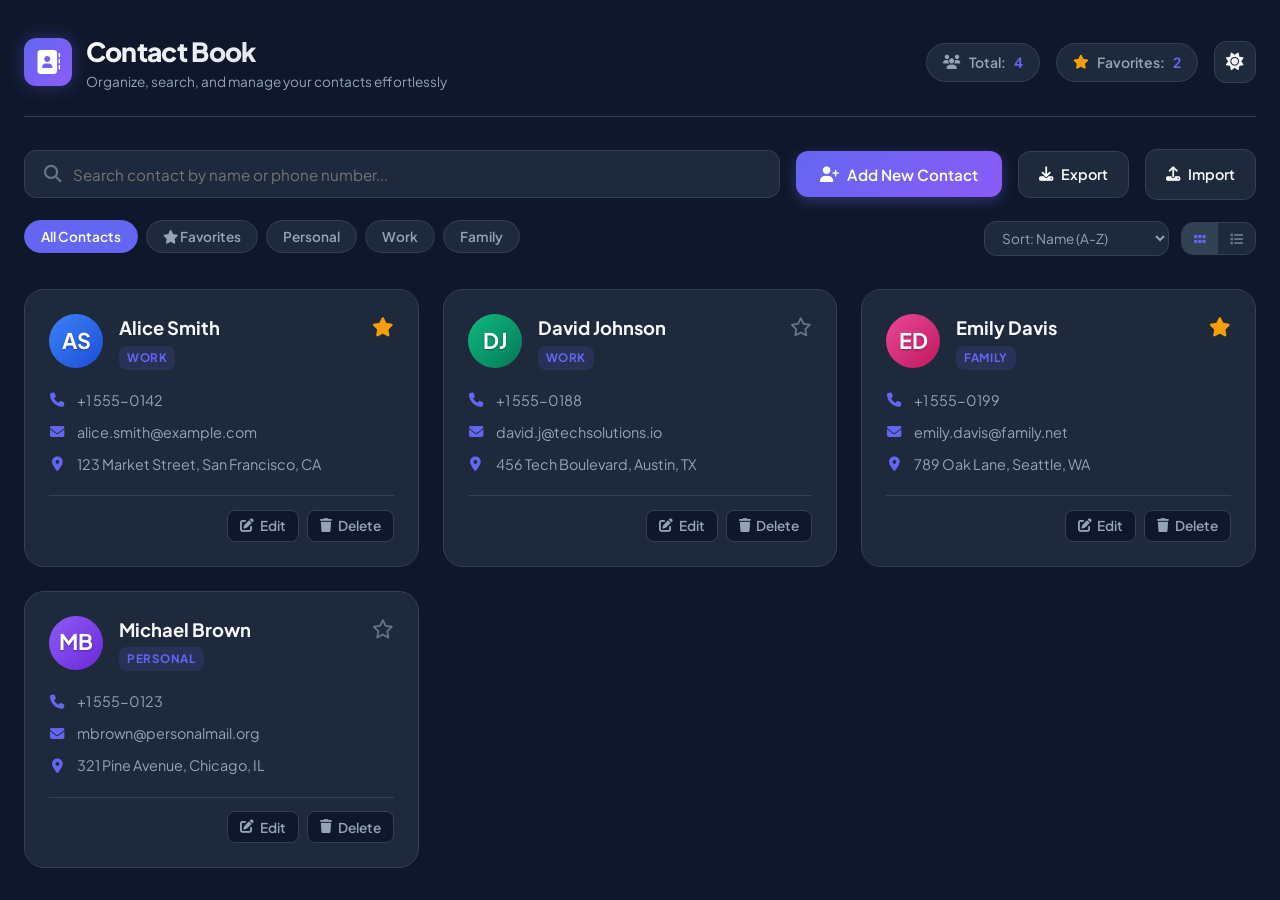
<file: index.html>
<!DOCTYPE html>
<html lang="en" data-theme="dark">
<head>
  <meta charset="UTF-8">
  <meta name="viewport" content="width=device-width, initial-scale=1.0">
  <title>Contact Book - Modern Contact Management</title>
  <meta name="description" content="Manage your personal and professional contacts easily with interactive search, update, delete, and persistent storage features.">
  <link rel="stylesheet" href="styles.css">
  <!-- FontAwesome Icons for clean UI elements -->
  <link rel="stylesheet" href="https://cdnjs.cloudflare.com/ajax/libs/font-awesome/6.4.0/css/all.min.css">
</head>
<body>

  <div class="app-container">
    <!-- Header Section -->
    <header class="app-header">
      <div class="brand">
        <div class="brand-icon">
          <i class="fa-solid fa-address-book"></i>
        </div>
        <div class="brand-title">
          <h1>Contact Book</h1>
          <p>Organize, search, and manage your contacts effortlessly</p>
        </div>
      </div>

      <div class="header-actions">
        <div class="stats-badge">
          <i class="fa-solid fa-users"></i>
          Total: <span id="totalCount" class="count">0</span>
        </div>
        <div class="stats-badge">
          <i class="fa-solid fa-star" style="color: var(--warning);"></i>
          Favorites: <span id="favCount" class="count">0</span>
        </div>
        <button id="themeToggleBtn" class="btn-icon" title="Toggle Light/Dark Theme" aria-label="Toggle Theme">
          <i class="fa-solid fa-sun" id="themeIcon"></i>
        </button>
      </div>
    </header>

    <!-- Main Control Bar -->
    <section class="control-bar">
      <div class="search-section">
        <div class="search-wrapper">
          <i class="fa-solid fa-magnifying-glass search-icon"></i>
          <input type="text" id="searchInput" class="search-input" placeholder="Search contact by name or phone number..." autocomplete="off">
          <button id="clearSearchBtn" class="clear-search-btn" title="Clear Search">
            <i class="fa-solid fa-xmark"></i>
          </button>
        </div>
        
        <button id="openAddModalBtn" class="btn-primary">
          <i class="fa-solid fa-user-plus"></i> Add New Contact
        </button>

        <button id="exportBtn" class="btn-secondary" title="Export contacts to JSON">
          <i class="fa-solid fa-download"></i> Export
        </button>

        <label for="importFileInput" class="btn-secondary" style="cursor: pointer;" title="Import contacts from JSON">
          <i class="fa-solid fa-upload"></i> Import
          <input type="file" id="importFileInput" accept=".json" style="display: none;">
        </label>
      </div>

      <!-- Filters, Sort, and View Switching -->
      <div class="filter-bar">
        <div class="category-pills">
          <button class="pill-btn active" data-category="all">All Contacts</button>
          <button class="pill-btn" data-category="favorites"><i class="fa-solid fa-star"></i> Favorites</button>
          <button class="pill-btn" data-category="Personal">Personal</button>
          <button class="pill-btn" data-category="Work">Work</button>
          <button class="pill-btn" data-category="Family">Family</button>
        </div>

        <div class="view-options">
          <select id="sortSelect" class="sort-select" title="Sort contacts">
            <option value="name-asc">Sort: Name (A-Z)</option>
            <option value="name-desc">Sort: Name (Z-A)</option>
            <option value="newest">Sort: Recently Added</option>
          </select>

          <div class="view-toggle-group">
            <button id="gridViewBtn" class="view-toggle-btn active" title="Grid View">
              <i class="fa-solid fa-grip"></i>
            </button>
            <button id="listViewBtn" class="view-toggle-btn" title="List View">
              <i class="fa-solid fa-list"></i>
            </button>
          </div>
        </div>
      </div>
    </section>

    <!-- Contacts List / Grid View Container -->
    <main>
      <div id="contactsContainer" class="contacts-grid">
        <!-- Contact cards will be dynamically injected here -->
      </div>
    </main>
  </div>

  <!-- Add / Edit Contact Modal -->
  <div id="contactModal" class="modal-overlay" role="dialog" aria-modal="true">
    <div class="modal-container">
      <div class="modal-header">
        <h2 id="modalTitle" class="modal-title">Add Contact</h2>
        <button id="closeModalBtn" class="btn-close-modal" aria-label="Close modal">
          <i class="fa-solid fa-xmark"></i>
        </button>
      </div>

      <form id="contactForm">
        <div class="modal-body">
          <input type="hidden" id="contactId">
          <div class="form-grid">
            <div class="form-group">
              <label for="contactName" class="form-label">Full Name <span class="required">*</span></label>
              <input type="text" id="contactName" class="input-control" placeholder="e.g. Sarah Jenkins" required>
            </div>

            <div class="form-row">
              <div class="form-group">
                <label for="contactPhone" class="form-label">Phone Number <span class="required">*</span></label>
                <input type="tel" id="contactPhone" class="input-control" placeholder="e.g. +1 555-0199" required>
              </div>

              <div class="form-group">
                <label for="contactCategory" class="form-label">Category</label>
                <select id="contactCategory" class="input-control">
                  <option value="Personal">Personal</option>
                  <option value="Work">Work</option>
                  <option value="Family">Family</option>
                  <option value="Other">Other</option>
                </select>
              </div>
            </div>

            <div class="form-group">
              <label for="contactEmail" class="form-label">Email Address</label>
              <input type="email" id="contactEmail" class="input-control" placeholder="e.g. sarah.j@example.com">
            </div>

            <div class="form-group">
              <label for="contactAddress" class="form-label">Physical Address</label>
              <textarea id="contactAddress" class="input-control" placeholder="e.g. 742 Evergreen Terrace, Springfield"></textarea>
            </div>
          </div>
        </div>

        <div class="modal-footer">
          <button type="button" id="cancelModalBtn" class="btn-secondary">Cancel</button>
          <button type="submit" id="saveContactBtn" class="btn-primary">
            <i class="fa-solid fa-floppy-disk"></i> Save Contact
          </button>
        </div>
      </form>
    </div>
  </div>

  <!-- Delete Confirmation Modal -->
  <div id="deleteModal" class="modal-overlay" role="dialog" aria-modal="true">
    <div class="modal-container" style="max-width: 420px;">
      <div class="modal-header">
        <h2 class="modal-title">Delete Contact</h2>
        <button id="closeDeleteModalBtn" class="btn-close-modal" aria-label="Close modal">
          <i class="fa-solid fa-xmark"></i>
        </button>
      </div>
      
      <div class="modal-body">
        <div class="delete-dialog-content">
          <div class="delete-icon">
            <i class="fa-solid fa-trash-can"></i>
          </div>
          <p id="deleteConfirmText">Are you sure you want to delete this contact? This action cannot be undone.</p>
        </div>
      </div>

      <div class="modal-footer">
        <button type="button" id="cancelDeleteBtn" class="btn-secondary">Cancel</button>
        <button type="button" id="confirmDeleteBtn" class="btn-danger">
          <i class="fa-solid fa-trash"></i> Delete
        </button>
      </div>
    </div>
  </div>

  <!-- Toast Notification Container -->
  <div id="toastContainer" class="toast-container"></div>

  <!-- Application Logic -->
  <script src="app.js"></script>
</body>
</html>
</file>
<file: styles.css>
/* Modern Contact Book Design System */
@import url('https://fonts.googleapis.com/css2?family=Plus+Jakarta+Sans:wght@400;500;600;700;800&display=swap');

:root {
  --font-family: 'Plus Jakarta Sans', -apple-system, BlinkMacSystemFont, sans-serif;
  
  /* Color Palette - Dark Mode Default */
  --bg-primary: #0f172a;
  --bg-secondary: #1e293b;
  --bg-card: #1e293b;
  --bg-card-hover: #334155;
  --bg-modal: rgba(30, 41, 59, 0.95);
  --bg-input: #0f172a;
  
  --text-primary: #f8fafc;
  --text-secondary: #94a3b8;
  --text-muted: #64748b;
  
  --accent-primary: #6366f1;
  --accent-primary-hover: #4f46e5;
  --accent-gradient: linear-gradient(135deg, #6366f1 0%, #8b5cf6 100%);
  --accent-glow: rgba(99, 102, 241, 0.35);
  
  --success: #10b981;
  --danger: #ef4444;
  --danger-hover: #dc2626;
  --warning: #f59e0b;
  
  --border-color: #334155;
  --border-focus: #6366f1;
  --shadow-sm: 0 1px 3px rgba(0,0,0,0.3);
  --shadow-md: 0 4px 6px -1px rgba(0,0,0,0.4), 0 2px 4px -2px rgba(0,0,0,0.3);
  --shadow-lg: 0 20px 25px -5px rgba(0,0,0,0.5), 0 8px 10px -6px rgba(0,0,0,0.4);
  
  --radius-sm: 8px;
  --radius-md: 12px;
  --radius-lg: 20px;
  --radius-full: 9999px;
  
  --transition-fast: 0.15s ease;
  --transition-normal: 0.25s cubic-bezier(0.4, 0, 0.2, 1);
}

/* Light Theme Variables */
[data-theme="light"] {
  --bg-primary: #f8fafc;
  --bg-secondary: #ffffff;
  --bg-card: #ffffff;
  --bg-card-hover: #f1f5f9;
  --bg-modal: rgba(255, 255, 255, 0.98);
  --bg-input: #f8fafc;
  
  --text-primary: #0f172a;
  --text-secondary: #475569;
  --text-muted: #94a3b8;
  
  --border-color: #e2e8f0;
  --border-focus: #6366f1;
  --shadow-sm: 0 1px 3px rgba(0,0,0,0.05);
  --shadow-md: 0 4px 6px -1px rgba(0,0,0,0.08), 0 2px 4px -2px rgba(0,0,0,0.04);
  --shadow-lg: 0 20px 25px -5px rgba(0,0,0,0.1), 0 8px 10px -6px rgba(0,0,0,0.04);
}

/* Global Reset & Base */
* {
  margin: 0;
  padding: 0;
  box-sizing: border-box;
  font-family: var(--font-family);
}

body {
  background-color: var(--bg-primary);
  color: var(--text-primary);
  min-height: 100vh;
  display: flex;
  flex-direction: column;
  transition: background-color var(--transition-normal), color var(--transition-normal);
  line-height: 1.5;
}

button {
  cursor: pointer;
  border: none;
  background: none;
  font-family: inherit;
  color: inherit;
  transition: var(--transition-fast);
}

input, select, textarea {
  font-family: inherit;
  color: var(--text-primary);
}

/* App Container */
.app-container {
  max-width: 1280px;
  width: 100%;
  margin: 0 auto;
  padding: 2rem 1.5rem;
  flex: 1;
  display: flex;
  flex-direction: column;
  gap: 2rem;
}

/* Header Section */
header.app-header {
  display: flex;
  align-items: center;
  justify-content: space-between;
  gap: 1.5rem;
  flex-wrap: wrap;
  padding-bottom: 1.5rem;
  border-bottom: 1px solid var(--border-color);
}

.brand {
  display: flex;
  align-items: center;
  gap: 0.85rem;
}

.brand-icon {
  width: 48px;
  height: 48px;
  background: var(--accent-gradient);
  border-radius: var(--radius-md);
  display: flex;
  align-items: center;
  justify-content: center;
  color: #fff;
  font-size: 1.5rem;
  box-shadow: 0 0 20px var(--accent-glow);
}

.brand-title h1 {
  font-size: 1.65rem;
  font-weight: 800;
  letter-spacing: -0.025em;
  background: linear-gradient(135deg, #f8fafc 0%, #cbd5e1 100%);
  -webkit-background-clip: text;
  -webkit-text-fill-color: transparent;
}

[data-theme="light"] .brand-title h1 {
  background: linear-gradient(135deg, #0f172a 0%, #334155 100%);
  -webkit-background-clip: text;
  -webkit-text-fill-color: transparent;
}

.brand-title p {
  font-size: 0.85rem;
  color: var(--text-secondary);
}

.header-actions {
  display: flex;
  align-items: center;
  gap: 1rem;
}

.stats-badge {
  display: flex;
  align-items: center;
  gap: 0.5rem;
  background-color: var(--bg-secondary);
  padding: 0.5rem 1rem;
  border-radius: var(--radius-full);
  border: 1px solid var(--border-color);
  font-size: 0.875rem;
  font-weight: 600;
  color: var(--text-secondary);
}

.stats-badge span.count {
  color: var(--accent-primary);
  font-weight: 700;
}

.btn-icon {
  width: 42px;
  height: 42px;
  border-radius: var(--radius-md);
  border: 1px solid var(--border-color);
  background-color: var(--bg-secondary);
  color: var(--text-primary);
  display: flex;
  align-items: center;
  justify-content: center;
  font-size: 1.1rem;
  transition: var(--transition-fast);
}

.btn-icon:hover {
  background-color: var(--bg-card-hover);
  border-color: var(--accent-primary);
  color: var(--accent-primary);
}

/* Control Bar (Search, Filters, Actions) */
.control-bar {
  display: flex;
  flex-direction: column;
  gap: 1.25rem;
}

.search-section {
  display: flex;
  align-items: center;
  gap: 1rem;
  flex-wrap: wrap;
}

.search-wrapper {
  flex: 1;
  min-width: 280px;
  position: relative;
}

.search-icon {
  position: absolute;
  left: 1.25rem;
  top: 50%;
  transform: translateY(-50%);
  color: var(--text-muted);
  font-size: 1.1rem;
  pointer-events: none;
}

.search-input {
  width: 100%;
  padding: 0.85rem 2.8rem 0.85rem 3rem;
  background-color: var(--bg-secondary);
  border: 1px solid var(--border-color);
  border-radius: var(--radius-md);
  font-size: 0.95rem;
  transition: var(--transition-normal);
}

.search-input:focus {
  outline: none;
  border-color: var(--border-focus);
  box-shadow: 0 0 0 3px var(--accent-glow);
}

.clear-search-btn {
  position: absolute;
  right: 1rem;
  top: 50%;
  transform: translateY(-50%);
  color: var(--text-muted);
  display: none;
  font-size: 1rem;
}

.clear-search-btn:hover {
  color: var(--text-primary);
}

.btn-primary {
  display: inline-flex;
  align-items: center;
  gap: 0.5rem;
  background: var(--accent-gradient);
  color: #ffffff;
  padding: 0.85rem 1.5rem;
  border-radius: var(--radius-md);
  font-weight: 600;
  font-size: 0.95rem;
  box-shadow: 0 4px 14px var(--accent-glow);
  transition: var(--transition-fast);
}

.btn-primary:hover {
  transform: translateY(-1px);
  box-shadow: 0 6px 20px var(--accent-glow);
}

.btn-secondary {
  display: inline-flex;
  align-items: center;
  gap: 0.5rem;
  background-color: var(--bg-secondary);
  color: var(--text-primary);
  border: 1px solid var(--border-color);
  padding: 0.85rem 1.25rem;
  border-radius: var(--radius-md);
  font-weight: 600;
  font-size: 0.9rem;
}

.btn-secondary:hover {
  background-color: var(--bg-card-hover);
  border-color: var(--accent-primary);
}

/* Secondary Filter Bar */
.filter-bar {
  display: flex;
  align-items: center;
  justify-content: space-between;
  gap: 1rem;
  flex-wrap: wrap;
}

.category-pills {
  display: flex;
  align-items: center;
  gap: 0.5rem;
  overflow-x: auto;
  padding-bottom: 0.25rem;
}

.pill-btn {
  padding: 0.45rem 1rem;
  border-radius: var(--radius-full);
  background-color: var(--bg-secondary);
  border: 1px solid var(--border-color);
  color: var(--text-secondary);
  font-size: 0.85rem;
  font-weight: 600;
  white-space: nowrap;
}

.pill-btn:hover {
  color: var(--text-primary);
  border-color: var(--text-muted);
}

.pill-btn.active {
  background-color: var(--accent-primary);
  border-color: var(--accent-primary);
  color: #ffffff;
}

.view-options {
  display: flex;
  align-items: center;
  gap: 0.75rem;
}

.sort-select {
  padding: 0.45rem 0.85rem;
  background-color: var(--bg-secondary);
  border: 1px solid var(--border-color);
  border-radius: var(--radius-md);
  font-size: 0.85rem;
  color: var(--text-secondary);
  outline: none;
  cursor: pointer;
}

.sort-select:focus {
  border-color: var(--accent-primary);
}

/* View Mode Toggles */
.view-toggle-group {
  display: flex;
  border: 1px solid var(--border-color);
  border-radius: var(--radius-md);
  background-color: var(--bg-secondary);
  overflow: hidden;
}

.view-toggle-btn {
  padding: 0.45rem 0.75rem;
  color: var(--text-muted);
}

.view-toggle-btn.active {
  background-color: var(--bg-card-hover);
  color: var(--accent-primary);
}

/* Main Contacts Container */
.contacts-grid {
  display: grid;
  grid-template-columns: repeat(auto-fill, minmax(320px, 1fr));
  gap: 1.5rem;
}

.contacts-list {
  display: flex;
  flex-direction: column;
  gap: 0.85rem;
}

/* Contact Card (Grid View) */
.contact-card {
  background-color: var(--bg-card);
  border: 1px solid var(--border-color);
  border-radius: var(--radius-lg);
  padding: 1.5rem;
  display: flex;
  flex-direction: column;
  gap: 1.25rem;
  position: relative;
  transition: transform var(--transition-normal), box-shadow var(--transition-normal), border-color var(--transition-normal);
}

.contact-card:hover {
  transform: translateY(-3px);
  box-shadow: var(--shadow-md);
  border-color: rgba(99, 102, 241, 0.4);
}

.card-header {
  display: flex;
  align-items: flex-start;
  gap: 1rem;
}

.contact-avatar {
  width: 54px;
  height: 54px;
  border-radius: var(--radius-full);
  display: flex;
  align-items: center;
  justify-content: center;
  font-size: 1.35rem;
  font-weight: 700;
  color: #ffffff;
  flex-shrink: 0;
  text-shadow: 0 1px 2px rgba(0,0,0,0.3);
}

.contact-main-info {
  flex: 1;
  min-width: 0;
}

.contact-name {
  font-size: 1.15rem;
  font-weight: 700;
  color: var(--text-primary);
  white-space: nowrap;
  overflow: hidden;
  text-overflow: ellipsis;
}

.contact-category {
  display: inline-block;
  font-size: 0.725rem;
  font-weight: 700;
  text-transform: uppercase;
  letter-spacing: 0.05em;
  padding: 0.2rem 0.5rem;
  border-radius: var(--radius-sm);
  background-color: rgba(99, 102, 241, 0.15);
  color: var(--accent-primary);
  margin-top: 0.25rem;
}

.btn-fav {
  color: var(--text-muted);
  font-size: 1.2rem;
  transition: var(--transition-fast);
}

.btn-fav.active {
  color: var(--warning);
}

.card-body {
  display: flex;
  flex-direction: column;
  gap: 0.65rem;
  font-size: 0.9rem;
}

.info-item {
  display: flex;
  align-items: center;
  gap: 0.75rem;
  color: var(--text-secondary);
  word-break: break-all;
}

.info-item i {
  color: var(--accent-primary);
  width: 16px;
  text-align: center;
  flex-shrink: 0;
}

.info-item a {
  color: var(--text-secondary);
  text-decoration: none;
  transition: var(--transition-fast);
}

.info-item a:hover {
  color: var(--accent-primary);
  text-decoration: underline;
}

.card-footer {
  display: flex;
  align-items: center;
  justify-content: flex-end;
  gap: 0.5rem;
  padding-top: 0.85rem;
  border-top: 1px solid var(--border-color);
  margin-top: auto;
}

.card-action-btn {
  padding: 0.4rem 0.75rem;
  border-radius: var(--radius-sm);
  font-size: 0.85rem;
  font-weight: 600;
  display: flex;
  align-items: center;
  gap: 0.35rem;
  color: var(--text-secondary);
  background-color: var(--bg-primary);
  border: 1px solid var(--border-color);
}

.card-action-btn:hover {
  background-color: var(--bg-card-hover);
  color: var(--text-primary);
}

.card-action-btn.delete-btn:hover {
  background-color: rgba(239, 68, 68, 0.15);
  color: var(--danger);
  border-color: rgba(239, 68, 68, 0.4);
}

/* Contact Card (List View Modifications) */
.contacts-list .contact-card {
  flex-direction: row;
  align-items: center;
  justify-content: space-between;
  padding: 1rem 1.25rem;
}

.contacts-list .card-header {
  align-items: center;
  width: 280px;
}

.contacts-list .card-body {
  flex-direction: row;
  align-items: center;
  gap: 2rem;
  flex: 1;
}

.contacts-list .card-footer {
  border-top: none;
  padding-top: 0;
}

/* Empty State */
.empty-state {
  display: flex;
  flex-direction: column;
  align-items: center;
  justify-content: center;
  padding: 4rem 2rem;
  text-align: center;
  background-color: var(--bg-card);
  border: 1px dashed var(--border-color);
  border-radius: var(--radius-lg);
  grid-column: 1 / -1;
}

.empty-icon {
  width: 80px;
  height: 80px;
  background-color: rgba(99, 102, 241, 0.1);
  color: var(--accent-primary);
  border-radius: var(--radius-full);
  display: flex;
  align-items: center;
  justify-content: center;
  font-size: 2.5rem;
  margin-bottom: 1.25rem;
}

.empty-state h3 {
  font-size: 1.25rem;
  font-weight: 700;
  margin-bottom: 0.5rem;
}

.empty-state p {
  color: var(--text-secondary);
  font-size: 0.95rem;
  margin-bottom: 1.5rem;
  max-width: 400px;
}

/* Modal Window */
.modal-overlay {
  position: fixed;
  top: 0;
  left: 0;
  right: 0;
  bottom: 0;
  background-color: rgba(15, 23, 42, 0.75);
  backdrop-filter: blur(8px);
  display: flex;
  align-items: center;
  justify-content: center;
  padding: 1.5rem;
  z-index: 1000;
  opacity: 0;
  visibility: hidden;
  transition: opacity 0.2s ease, visibility 0.2s ease;
}

.modal-overlay.active {
  opacity: 1;
  visibility: visible;
}

.modal-container {
  background-color: var(--bg-card);
  border: 1px solid var(--border-color);
  border-radius: var(--radius-lg);
  width: 100%;
  max-width: 520px;
  box-shadow: var(--shadow-lg);
  overflow: hidden;
  transform: translateY(20px) scale(0.95);
  transition: transform 0.25s cubic-bezier(0.16, 1, 0.3, 1);
}

.modal-overlay.active .modal-container {
  transform: translateY(0) scale(1);
}

.modal-header {
  display: flex;
  align-items: center;
  justify-content: space-between;
  padding: 1.25rem 1.5rem;
  border-bottom: 1px solid var(--border-color);
}

.modal-title {
  font-size: 1.2rem;
  font-weight: 700;
}

.btn-close-modal {
  color: var(--text-muted);
  font-size: 1.25rem;
}

.btn-close-modal:hover {
  color: var(--text-primary);
}

.modal-body {
  padding: 1.5rem;
}

/* Form Controls */
.form-grid {
  display: flex;
  flex-direction: column;
  gap: 1.25rem;
}

.form-group {
  display: flex;
  flex-direction: column;
  gap: 0.4rem;
}

.form-row {
  display: grid;
  grid-template-columns: 1fr 1fr;
  gap: 1rem;
}

.form-label {
  font-size: 0.85rem;
  font-weight: 600;
  color: var(--text-secondary);
}

.form-label span.required {
  color: var(--danger);
}

.input-control {
  width: 100%;
  padding: 0.75rem 1rem;
  background-color: var(--bg-input);
  border: 1px solid var(--border-color);
  border-radius: var(--radius-md);
  font-size: 0.95rem;
  transition: var(--transition-fast);
}

.input-control:focus {
  outline: none;
  border-color: var(--border-focus);
  box-shadow: 0 0 0 3px var(--accent-glow);
}

textarea.input-control {
  resize: vertical;
  min-height: 80px;
}

.modal-footer {
  display: flex;
  align-items: center;
  justify-content: flex-end;
  gap: 0.85rem;
  padding: 1.25rem 1.5rem;
  border-top: 1px solid var(--border-color);
  background-color: var(--bg-primary);
}

/* Confirmation Dialog */
.delete-dialog-content {
  text-align: center;
  padding: 1rem 0;
}

.delete-icon {
  width: 60px;
  height: 60px;
  background-color: rgba(239, 68, 68, 0.12);
  color: var(--danger);
  border-radius: var(--radius-full);
  display: flex;
  align-items: center;
  justify-content: center;
  font-size: 1.8rem;
  margin: 0 auto 1rem auto;
}

.btn-danger {
  background-color: var(--danger);
  color: #ffffff;
  padding: 0.85rem 1.5rem;
  border-radius: var(--radius-md);
  font-weight: 600;
  font-size: 0.95rem;
  box-shadow: 0 4px 14px rgba(239, 68, 68, 0.3);
}

.btn-danger:hover {
  background-color: var(--danger-hover);
}

/* Toast Notifications */
.toast-container {
  position: fixed;
  bottom: 1.5rem;
  right: 1.5rem;
  display: flex;
  flex-direction: column;
  gap: 0.75rem;
  z-index: 2000;
}

.toast {
  display: flex;
  align-items: center;
  gap: 0.85rem;
  padding: 0.85rem 1.25rem;
  background-color: var(--bg-secondary);
  border: 1px solid var(--border-color);
  border-left: 4px solid var(--accent-primary);
  border-radius: var(--radius-md);
  box-shadow: var(--shadow-lg);
  font-size: 0.9rem;
  font-weight: 500;
  animation: slideInRight 0.3s ease forwards;
}

.toast.success { border-left-color: var(--success); }
.toast.danger { border-left-color: var(--danger); }
.toast.warning { border-left-color: var(--warning); }

@keyframes slideInRight {
  from {
    transform: translateX(100%);
    opacity: 0;
  }
  to {
    transform: translateX(0);
    opacity: 1;
  }
}

/* Responsive Media Queries */
@media (max-width: 768px) {
  .app-container {
    padding: 1.25rem 1rem;
  }
  
  .search-section {
    flex-direction: column;
    align-items: stretch;
  }

  .btn-primary {
    justify-content: center;
  }
  
  .contacts-list .contact-card {
    flex-direction: column;
    align-items: stretch;
  }
  
  .contacts-list .card-header {
    width: 100%;
  }

  .contacts-list .card-body {
    flex-direction: column;
    align-items: flex-start;
    gap: 0.5rem;
  }

  .form-row {
    grid-template-columns: 1fr;
  }
}
</file>
